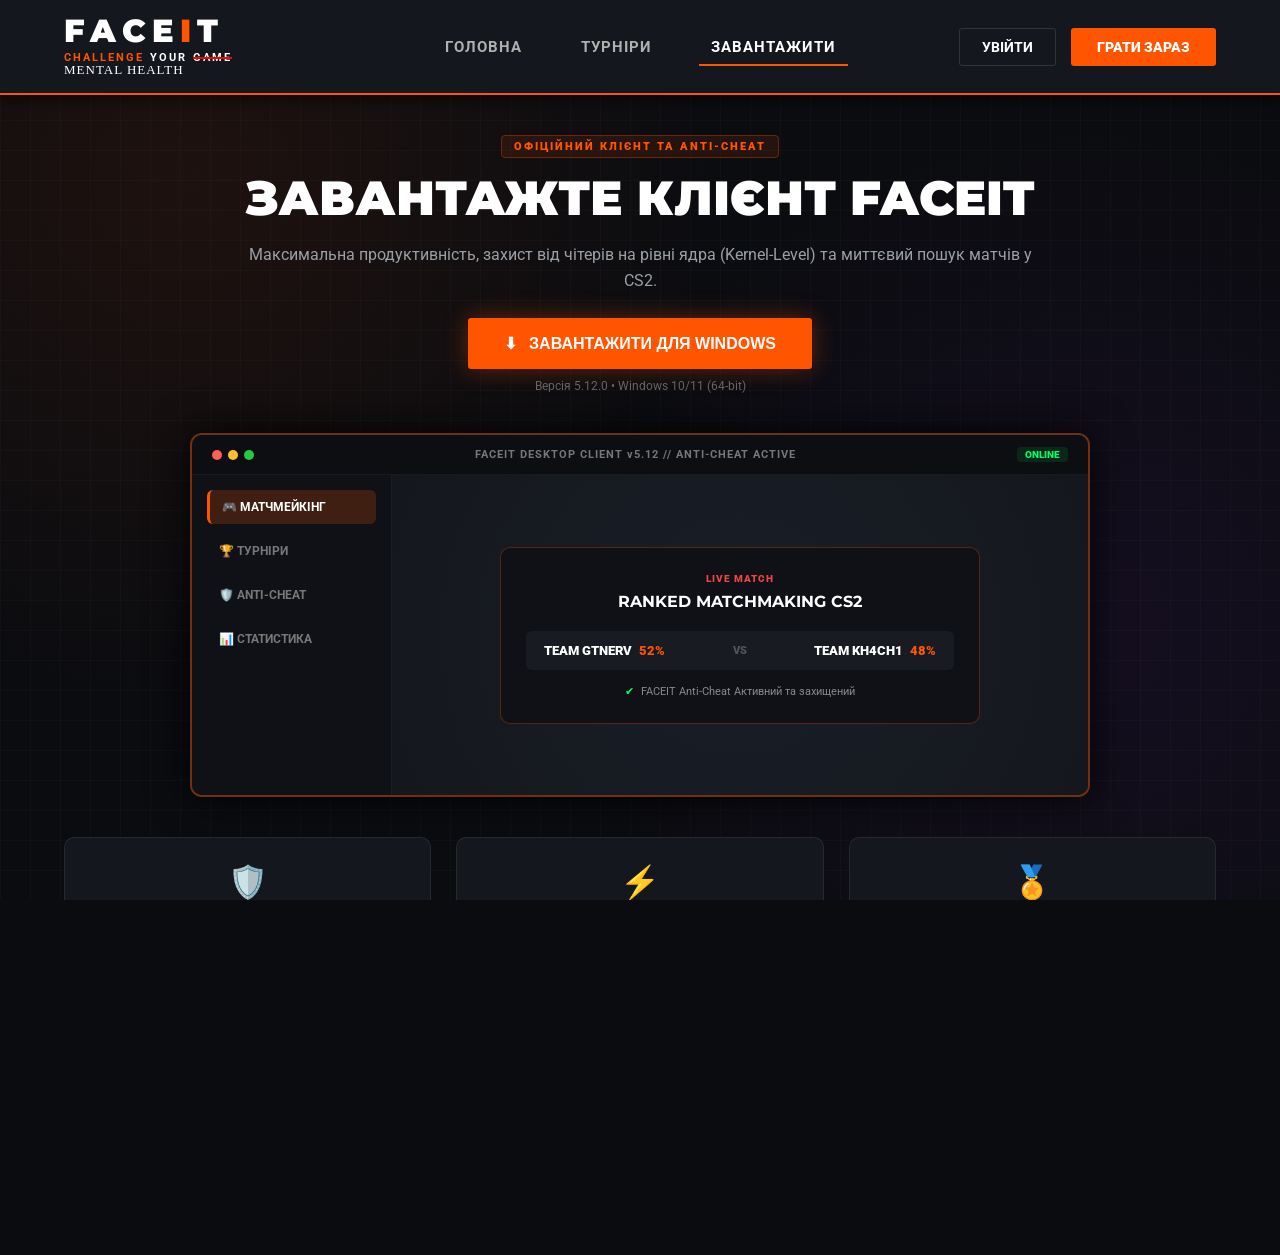
<file: download.html>
<!DOCTYPE html>
<html lang="uk">
<head>
    <meta charset="UTF-8">
    <meta name="viewport" content="width=device-width, initial-scale=1.0">
    <title>FACEIT - Завантажити клієнт</title>
    <link rel="stylesheet" href="style.css">
    <link rel="preconnect" href="https://fonts.googleapis.com">
    <link rel="preconnect" href="https://fonts.gstatic.com" crossorigin>
    <link href="https://fonts.googleapis.com/css2?family=Montserrat:wght@800;900&family=Permanent+Marker&family=Roboto:wght@500;700&display=swap" rel="stylesheet">
</head>
<body>

    <div class="page-wrapper">

        <!-- 1. Шапка сайту -->
        <header>
            <nav>
                <a href="index.html" class="logo-container">
                    <div class="logo-main">FACE<span class="accent">I</span>T</div>
                    <div class="logo-sub">
                        <span class="orange-text">CHALLENGE</span>
                        <span class="white-text">YOUR</span>
                        <span class="white-text strikethrough">GAME</span>
                    </div>
                    <div class="handwritten">MENTAL HEALTH</div>
                </a>

                <ul class="menu-center">
                    <li><a href="index.html">Головна</a></li>
                    <li><a href="tournaments.html">Турніри</a></li>
                    <li><a href="download.html" class="active">Завантажити</a></li>
                </ul>

                <div class="header-buttons" id="auth-buttons-container">
                    <a href="index.html" class="btn-login">Увійти</a>
                    <a href="index.html" class="btn-play">Грати зараз</a>
                </div>
            </nav>
        </header>

        <!-- 2. Головний контент завантаження -->
        <main class="download-page-container">
            
            <div class="download-hero-text">
                <span class="download-tag">ОФІЦІЙНИЙ КЛІЄНТ ТА ANTI-CHEAT</span>
                <h1>ЗАВАНТАЖТЕ <span class="highlight">КЛІЄНТ FACEIT</span></h1>
                <p>Максимальна продуктивність, захист від чітерів на рівні ядра (Kernel-Level) та миттєвий пошук матчів у CS2.</p>
                
                <div class="download-action-area">
                    <button class="btn-play hero-btn download-main-btn" onclick="alert('Завантаження клієнта розпочато!')">
                        <span class="btn-icon">⬇</span> ЗАВАНТАЖИТИ ДЛЯ WINDOWS
                    </button>
                    <span class="sys-version">Версія 5.12.0 • Windows 10/11 (64-bit)</span>
                </div>
            </div>

            <!-- Кібер-макет вікна застосунку -->
            <div class="app-mockup-wrapper">
                <div class="app-window-frame">
                    <div class="app-top-bar">
                        <div class="app-dots">
                            <span class="dot-red"></span>
                            <span class="dot-yellow"></span>
                            <span class="dot-green"></span>
                        </div>
                        <div class="app-title-bar">FACEIT DESKTOP CLIENT v5.12 // ANTI-CHEAT ACTIVE</div>
                        <div class="app-status-badge">ONLINE</div>
                    </div>

                    <div class="app-body-content">
                        <div class="app-sidebar">
                            <div class="app-side-item active">🎮 МАТЧМЕЙКІНГ</div>
                            <div class="app-side-item">🏆 ТУРНІРИ</div>
                            <div class="app-side-item">🛡️ ANTI-CHEAT</div>
                            <div class="app-side-item">📊 СТАТИСТИКА</div>
                        </div>

                        <div class="app-main-view">
                            <div class="app-match-card">
                                <div class="match-badge-live">LIVE MATCH</div>
                                <h3>RANKED MATCHMAKING CS2</h3>
                                <div class="match-teams-preview">
                                    <div class="m-team">TEAM GTNERV <span>52%</span></div>
                                    <div class="m-vs">VS</div>
                                    <div class="m-team">TEAM KH4CH1 <span>48%</span></div>
                                </div>
                                <div class="ac-protected-status">
                                    <span class="shield-green">✔</span> FACEIT Anti-Cheat Активний та захищений
                                </div>
                            </div>
                        </div>
                    </div>
                </div>
            </div>

            <!-- Специфікації та переваги -->
            <div class="features-grid">
                <div class="feature-card">
                    <div class="feature-icon">🛡️</div>
                    <h3>FACEIT Anti-Cheat</h3>
                    <p>Захист рівня драйвера для забезпечення 100% чесної гри у кожному матчі.</p>
                </div>
                <div class="feature-card">
                    <div class="feature-icon">⚡</div>
                    <h3>Низька затримка</h3>
                    <p>Оптимізований серверний підбір для мінімального піингу та стабільного FPS.</p>
                </div>
                <div class="feature-card">
                    <div class="feature-icon">🏅</div>
                    <h3>Рейтинг та ELO</h3>
                    <p>Відстежуйте прогрес ELO в реальному часі та отримуйте унікальні нагороди.</p>
                </div>
            </div>

        </main>

        <!-- 3. Карта сайту -->
        <section class="sitemap-section">
            <div class="sitemap-container">
                <div class="sitemap-col logo-col">
                    <div class="sitemap-logo">FACE<span>I</span>T</div>
                    <p class="sitemap-desc">Платформа №1 для змагального кіберспорту та розвитку гравців.</p>
                </div>
                <div class="sitemap-col">
                    <div class="sitemap-title">Навігація</div>
                    <ul>
                        <li><a href="index.html">Головна</a></li>
                        <li><a href="tournaments.html">Турніри</a></li>
                        <li><a href="download.html">Завантажити клієнт</a></li>
                        <li><a href="#">Лідерборди</a></li>
                    </ul>
                </div>
                <div class="sitemap-col">
                    <div class="sitemap-title">Ігри</div>
                    <ul>
                        <li><a href="#">Counter-Strike 2</a></li>
                        <li><a href="#">Dota 2</a></li>
                        <li><a href="#">Valorant</a></li>
                        <li><a href="#">League of Legends</a></li>
                    </ul>
                </div>
                <div class="sitemap-col">
                    <div class="sitemap-title">Підтримка</div>
                    <ul>
                        <li><a href="#">Anti-Cheat FAQ</a></li>
                        <li><a href="#">База знань</a></li>
                        <li><a href="#">Правила спільноти</a></li>
                        <li><a href="#">Служба підтримки</a></li>
                    </ul>
                </div>
                <div class="sitemap-col">
                    <div class="sitemap-title">Соцмережі</div>
                    <div class="social-links">
                        <a href="#" class="social-icon">Discord</a>
                        <a href="#" class="social-icon">Twitter / X</a>
                        <a href="#" class="social-icon">Twitch</a>
                    </div>
                </div>
            </div>
        </section>

        <!-- 4. Підніжжя -->
        <footer>
            <p>&copy; 2026 FACEIT Style Platform. Усі права захищено.</p>
        </footer>

    </div>

    <script>
        function checkAuthState() {
            if (localStorage.getItem('isLinked') === 'true') {
                const data = JSON.parse(localStorage.getItem('userProfile')) || { name: 'Kh4ch1', lvl: 17, avatar: 'images/imagesKh4ch1-avatar.png' };
                const container = document.getElementById('auth-buttons-container');
                if (container) {
                    container.innerHTML = `
                        <div class="user-logged-profile">
                            <img src="${data.avatar}" alt="${data.name}" class="user-header-avatar" onerror="this.src='https://via.placeholder.com/35/991b1b/ffffff?text=K'">
                            <div class="user-header-info">
                                <span class="user-header-name">${data.name}</span>
                                <span class="user-header-lvl">LVL ${data.lvl}</span>
                            </div>
                            <button class="btn-logout" onclick="unlinkUser()" title="Вийти">&times;</button>
                        </div>
                    `;
                }
            }
        }
        function unlinkUser() {
            localStorage.removeItem('isLinked');
            localStorage.removeItem('userProfile');
            location.reload();
        }
        window.addEventListener('DOMContentLoaded', checkAuthState);
    </script>

</body>
</html>
</file>
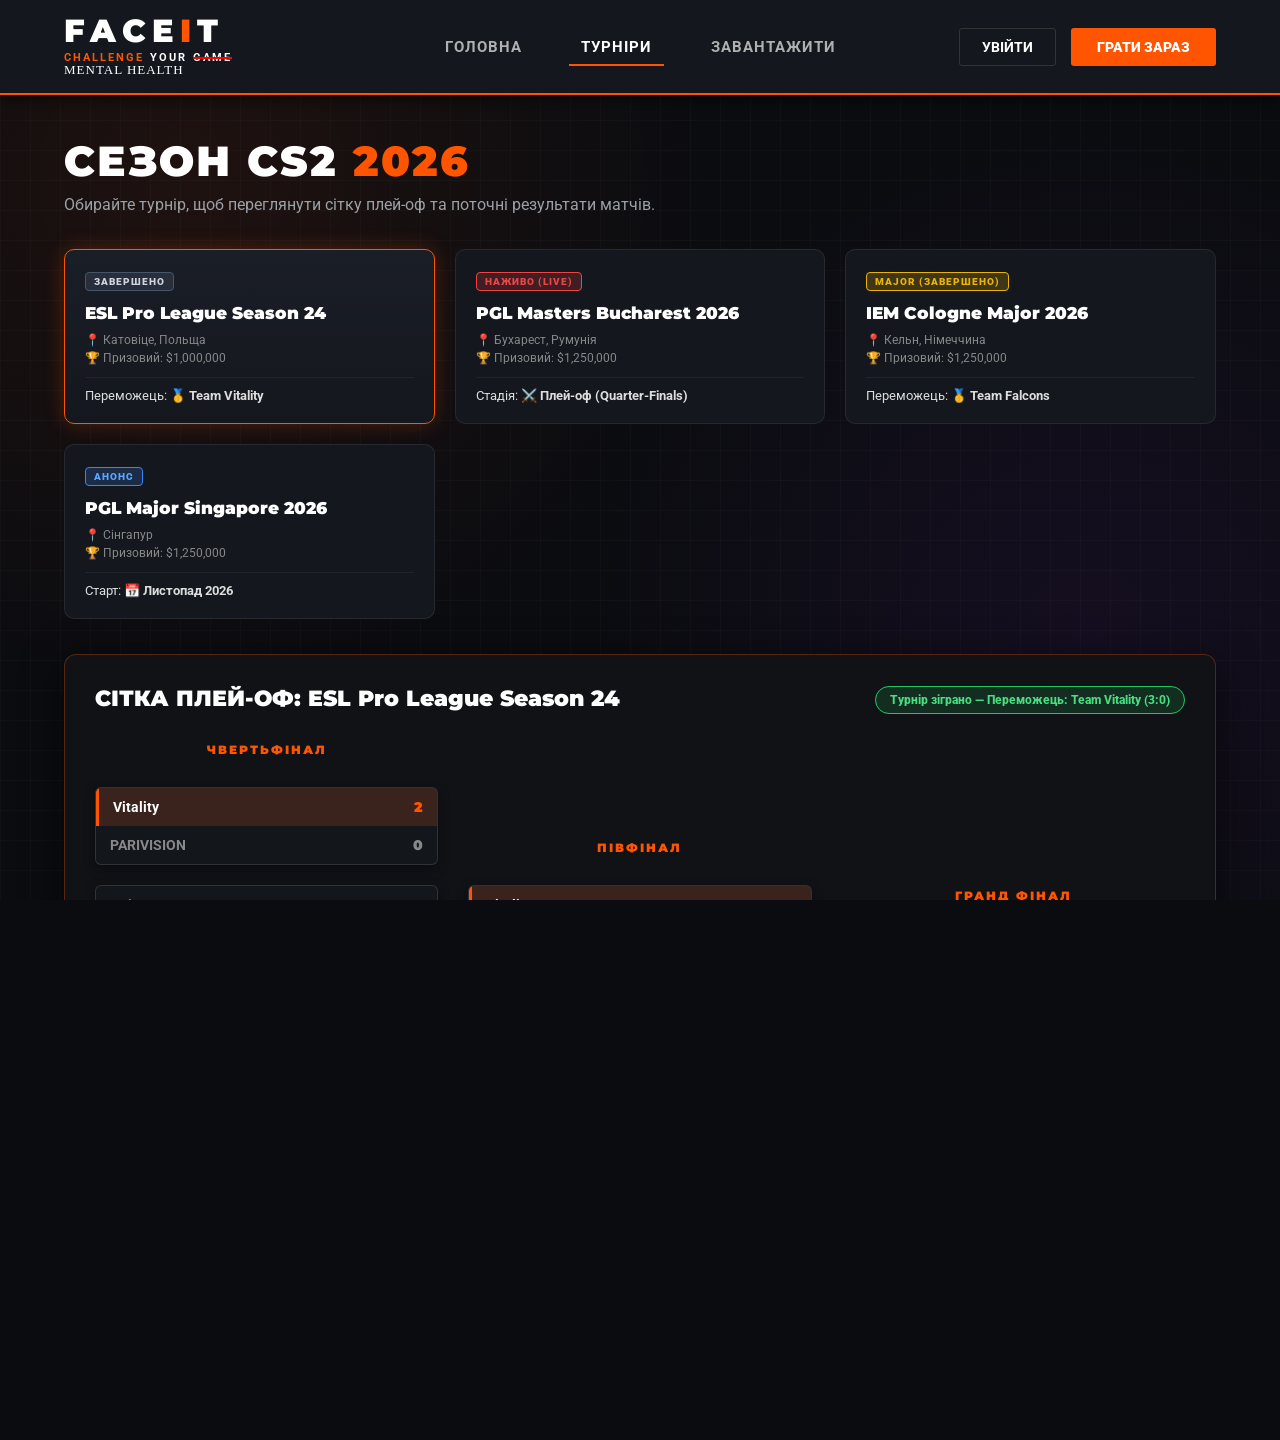
<file: tournaments.html>
<!DOCTYPE html>
<html lang="uk">
<head>
    <meta charset="UTF-8">
    <meta name="viewport" content="width=device-width, initial-scale=1.0">
    <title>FACEIT - CS2 Турніри 2026</title>
    <link rel="stylesheet" href="style.css">
    <link rel="preconnect" href="https://fonts.googleapis.com">
    <link rel="preconnect" href="https://fonts.gstatic.com" crossorigin>
    <link href="https://fonts.googleapis.com/css2?family=Montserrat:wght@800;900&family=Permanent+Marker&family=Roboto:wght@500;700&display=swap" rel="stylesheet">
</head>
<body>

    <div class="page-wrapper">

        <!-- 1. Шапка сайту -->
        <header>
            <nav>
                <a href="index.html" class="logo-container">
                    <div class="logo-main">FACE<span class="accent">I</span>T</div>
                    <div class="logo-sub">
                        <span class="orange-text">CHALLENGE</span>
                        <span class="white-text">YOUR</span>
                        <span class="white-text strikethrough">GAME</span>
                    </div>
                    <div class="handwritten">MENTAL HEALTH</div>
                </a>

                <ul class="menu-center">
                    <li><a href="index.html">Головна</a></li>
                    <li><a href="tournaments.html" class="active">Турніри</a></li>
                    <li><a href="download.html">Завантажити</a></li>
                </ul>

                <div class="header-buttons" id="auth-buttons-container">
                    <a href="index.html" class="btn-login">Увійти</a>
                    <a href="index.html" class="btn-play">Грати зараз</a>
                </div>
            </nav>
        </header>

        <!-- 2. Головний контент турнірів -->
        <main class="tournaments-container">
            
            <div class="tournaments-header">
                <h1>СЕЗОН CS2 <span class="highlight">2026</span></h1>
                <p>Обирайте турнір, щоб переглянути сітку плей-оф та поточні результати матчів.</p>
            </div>

            <!-- Список карт-турнірів -->
            <div class="tournaments-grid">
                <div class="tournament-card active-t" onclick="selectTournament('epl24', this)">
                    <div class="t-badge finished">ЗАВЕРШЕНО</div>
                    <div class="t-title">ESL Pro League Season 24</div>
                    <div class="t-info">
                        <span>📍 Катовіце, Польща</span>
                        <span>🏆 Призовий: $1,000,000</span>
                    </div>
                    <div class="t-winner">Переможець: 🥇 <strong>Team Vitality</strong></div>
                </div>

                <div class="tournament-card" onclick="selectTournament('bucharest', this)">
                    <div class="t-badge live">НАЖИВО (LIVE)</div>
                    <div class="t-title">PGL Masters Bucharest 2026</div>
                    <div class="t-info">
                        <span>📍 Бухарест, Румунія</span>
                        <span>🏆 Призовий: $1,250,000</span>
                    </div>
                    <div class="t-winner">Стадія: ⚔️ <strong>Плей-оф (Quarter-Finals)</strong></div>
                </div>

                <div class="tournament-card" onclick="selectTournament('cologne', this)">
                    <div class="t-badge major">MAJOR (ЗАВЕРШЕНО)</div>
                    <div class="t-title">IEM Cologne Major 2026</div>
                    <div class="t-info">
                        <span>📍 Кельн, Німеччина</span>
                        <span>🏆 Призовий: $1,250,000</span>
                    </div>
                    <div class="t-winner">Переможець: 🥇 <strong>Team Falcons</strong></div>
                </div>

                <div class="tournament-card" onclick="selectTournament('singapore', this)">
                    <div class="t-badge upcoming">АНОНС</div>
                    <div class="t-title">PGL Major Singapore 2026</div>
                    <div class="t-info">
                        <span>📍 Сінгапур</span>
                        <span>🏆 Призовий: $1,250,000</span>
                    </div>
                    <div class="t-winner">Старт: 📅 <strong>Листопад 2026</strong></div>
                </div>
            </div>

            <!-- 3. Динамічна сітка плей-оф -->
            <section class="bracket-section">
                <div class="bracket-header">
                    <h2 id="selected-t-title">СІТКА ПЛЕЙ-ОФ: ESL Pro League Season 24</h2>
                    <div class="status-indicator" id="selected-t-status">
                        <span class="status-tag finished">Турнір зіграно — Переможець: Team Vitality (3:0)</span>
                    </div>
                </div>

                <div class="bracket-view" id="bracket-display">
                    <div class="bracket-column">
                        <div class="column-title">ЧВЕРТЬФІНАЛ</div>
                        <div class="match-box"><div class="match-team winner">Vitality <span>2</span></div><div class="match-team">PARIVISION <span>0</span></div></div>
                        <div class="match-box"><div class="match-team">1win <span>0</span></div><div class="match-team winner">Aurora <span>2</span></div></div>
                        <div class="match-box"><div class="match-team">Falcons <span>0</span></div><div class="match-team winner">Spirit <span>2</span></div></div>
                        <div class="match-box"><div class="match-team">FURIA <span>0</span></div><div class="match-team winner">MOUZ <span>2</span></div></div>
                    </div>
                    <div class="bracket-column">
                        <div class="column-title">ПІВФІНАЛ</div>
                        <div class="match-box"><div class="match-team winner">Vitality <span>2</span></div><div class="match-team">Aurora <span>1</span></div></div>
                        <div class="match-box"><div class="match-team">Spirit <span>1</span></div><div class="match-team winner">MOUZ <span>2</span></div></div>
                    </div>
                    <div class="bracket-column final-column">
                        <div class="column-title">ГРАНД ФІНАЛ</div>
                        <div class="match-box grand-final-box">
                            <div class="match-team trophy-winner">🏆 Vitality <span>3</span></div>
                            <div class="match-team">MOUZ <span>0</span></div>
                        </div>
                    </div>
                </div>
            </section>

        </main>

        <!-- 4. Карта сайту -->
        <section class="sitemap-section">
            <div class="sitemap-container">
                <div class="sitemap-col logo-col">
                    <div class="sitemap-logo">FACE<span>I</span>T</div>
                    <p class="sitemap-desc">Платформа №1 для змагального кіберспорту та розвитку гравців.</p>
                </div>
                <div class="sitemap-col">
                    <div class="sitemap-title">Навігація</div>
                    <ul>
                        <li><a href="index.html">Головна</a></li>
                        <li><a href="tournaments.html">Турніри</a></li>
                        <li><a href="download.html">Завантажити клієнт</a></li>
                        <li><a href="#">Лідерборди</a></li>
                    </ul>
                </div>
                <div class="sitemap-col">
                    <div class="sitemap-title">Ігри</div>
                    <ul>
                        <li><a href="#">Counter-Strike 2</a></li>
                        <li><a href="#">Dota 2</a></li>
                        <li><a href="#">Valorant</a></li>
                        <li><a href="#">League of Legends</a></li>
                    </ul>
                </div>
                <div class="sitemap-col">
                    <div class="sitemap-title">Підтримка</div>
                    <ul>
                        <li><a href="#">Anti-Cheat FAQ</a></li>
                        <li><a href="#">База знань</a></li>
                        <li><a href="#">Правила спільноти</a></li>
                        <li><a href="#">Служба підтримки</a></li>
                    </ul>
                </div>
                <div class="sitemap-col">
                    <div class="sitemap-title">Соцмережі</div>
                    <div class="social-links">
                        <a href="#" class="social-icon">Discord</a>
                        <a href="#" class="social-icon">Twitter / X</a>
                        <a href="#" class="social-icon">Twitch</a>
                    </div>
                </div>
            </div>
        </section>

        <!-- 5. Підніжжя -->
        <footer>
            <p>&copy; 2026 FACEIT Style Platform. Усі права захищено.</p>
        </footer>

    </div>

    <script>
        const tournamentData = {
            epl24: {
                title: "СІТКА ПЛЕЙ-ОФ: ESL Pro League Season 24",
                statusHtml: '<span class="status-tag finished">Турнір зіграно — Переможець: Team Vitality (3:0)</span>',
                bracket: [
                    { stage: "ЧВЕРТЬФІНАЛ", matches: [{ t1: "Vitality", s1: "2", t2: "PARIVISION", s2: "0", w: 1 }, { t1: "1win", s1: "0", t2: "Aurora", s2: "2", w: 2 }, { t1: "Falcons", s1: "0", t2: "Spirit", s2: "2", w: 2 }, { t1: "FURIA", s1: "0", t2: "MOUZ", s2: "2", w: 2 }] },
                    { stage: "ПІВФІНАЛ", matches: [{ t1: "Vitality", s1: "2", t2: "Aurora", s2: "1", w: 1 }, { t1: "Spirit", s1: "1", t2: "MOUZ", s2: "2", w: 2 }] },
                    { stage: "ГРАНД ФІНАЛ", isFinal: true, matches: [{ t1: "🏆 Vitality", s1: "3", t2: "MOUZ", s2: "0", w: 1 }] }
                ]
            },
            bucharest: {
                title: "СІТКА ПЛЕЙ-ОФ: PGL Masters Bucharest 2026",
                statusHtml: '<span class="status-tag live">Турнір наживо — Поточна стадія плей-оф</span>',
                bracket: [
                    { stage: "ЧВЕРТЬФІНАЛ", matches: [{ t1: "NAVI", s1: "2", t2: "G2", s2: "1", w: 1 }, { t1: "FaZe", s1: "1", t2: "Vitality", s2: "2", w: 2 }, { t1: "Spirit", s1: "2", t2: "Heroic", s2: "0", w: 1 }, { t1: "MOUZ", s1: "TBD", t2: "Astralis", s2: "TBD", w: 0 }] },
                    { stage: "ПІВФІНАЛ (СЬОГОДНІ)", matches: [{ t1: "NAVI", s1: "-", t2: "Vitality", s2: "-", w: 0 }, { t1: "Spirit", s1: "-", t2: "ТБД (MOUZ/Astralis)", s2: "-", w: 0 }] },
                    { stage: "ГРАНД ФІНАЛ", isFinal: true, matches: [{ t1: "Очікується", s1: "0", t2: "Очікується", s2: "0", w: 0 }] }
                ]
            },
            cologne: {
                title: "СІТКА ПЛЕЙ-ОФ: IEM Cologne Major 2026",
                statusHtml: '<span class="status-tag finished">Major зіграно — Переможець: Team Falcons (3:0)</span>',
                bracket: [
                    { stage: "ЧВЕРТЬФІНАЛ", matches: [{ t1: "Falcons", s1: "2", t2: "G2", s2: "0", w: 1 }, { t1: "MOUZ", s1: "2", t2: "NAVI", s2: "1", w: 1 }, { t1: "FURIA", s1: "2", t2: "Astralis", s2: "1", w: 1 }, { t1: "Spirit", s1: "2", t2: "Vitality", s2: "0", w: 1 }] },
                    { stage: "ПІВФІНАЛ", matches: [{ t1: "Falcons", s1: "2", t2: "MOUZ", s2: "0", w: 1 }, { t1: "FURIA", s1: "2", t2: "Spirit", s2: "1", w: 1 }] },
                    { stage: "ГРАНД ФІНАЛ", isFinal: true, matches: [{ t1: "🏆 Falcons", s1: "3", t2: "FURIA", s2: "0", w: 1 }] }
                ]
            },
            singapore: {
                title: "СІТКА ПЛЕЙ-ОФ: PGL Major Singapore 2026",
                statusHtml: '<span class="status-tag upcoming">АНОНС — Сітка сформується після Swiss Stage</span>',
                bracket: [
                    { stage: "ЧВЕРТЬФІНАЛ", matches: [{ t1: "Seed #1", s1: "-", t2: "Seed #8", s2: "-", w: 0 }, { t1: "Seed #4", s1: "-", t2: "Seed #5", s2: "-", w: 0 }, { t1: "Seed #3", s1: "-", t2: "Seed #6", s2: "-", w: 0 }, { t1: "Seed #2", s1: "-", t2: "Seed #7", s2: "-", w: 0 }] },
                    { stage: "ПІВФІНАЛ", matches: [{ t1: "ТБД", s1: "-", t2: "ТБД", s2: "-", w: 0 }, { t1: "ТБД", s1: "-", t2: "ТБД", s2: "-", w: 0 }] },
                    { stage: "ГРАНД ФІНАЛ", isFinal: true, matches: [{ t1: "ТБД", s1: "-", t2: "ТБД", s2: "-", w: 0 }] }
                ]
            }
        };

        function selectTournament(key, cardElem) {
            document.querySelectorAll('.tournament-card').forEach(card => card.classList.remove('active-t'));
            if (cardElem) cardElem.classList.add('active-t');

            const data = tournamentData[key];
            document.getElementById('selected-t-title').innerText = data.title;
            document.getElementById('selected-t-status').innerHTML = data.statusHtml;

            const container = document.getElementById('bracket-display');
            container.innerHTML = '';

            data.bracket.forEach(col => {
                const colDiv = document.createElement('div');
                colDiv.className = 'bracket-column' + (col.isFinal ? ' final-column' : '');
                let matchesHtml = `<div class="column-title">${col.stage}</div>`;
                col.matches.forEach(m => {
                    const t1WinnerClass = m.w === 1 ? (col.isFinal ? 'trophy-winner' : 'winner') : '';
                    const t2WinnerClass = m.w === 2 ? (col.isFinal ? 'trophy-winner' : 'winner') : '';
                    matchesHtml += `
                        <div class="match-box ${col.isFinal ? 'grand-final-box' : ''}">
                            <div class="match-team ${t1WinnerClass}">${m.t1} <span>${m.s1}</span></div>
                            <div class="match-team ${t2WinnerClass}">${m.t2} <span>${m.s2}</span></div>
                        </div>
                    `;
                });
                colDiv.innerHTML = matchesHtml;
                container.appendChild(colDiv);
            });
        }

        function checkAuthState() {
            if (localStorage.getItem('isLinked') === 'true') {
                const data = JSON.parse(localStorage.getItem('userProfile')) || { name: 'Kh4ch1', lvl: 17, avatar: 'images/imagesKh4ch1-avatar.png' };
                const container = document.getElementById('auth-buttons-container');
                if (container) {
                    container.innerHTML = `
                        <div class="user-logged-profile">
                            <img src="${data.avatar}" alt="${data.name}" class="user-header-avatar" onerror="this.src='https://via.placeholder.com/35/991b1b/ffffff?text=K'">
                            <div class="user-header-info">
                                <span class="user-header-name">${data.name}</span>
                                <span class="user-header-lvl">LVL ${data.lvl}</span>
                            </div>
                            <button class="btn-logout" onclick="unlinkUser()" title="Вийти">&times;</button>
                        </div>
                    `;
                }
            }
        }
        function unlinkUser() {
            localStorage.removeItem('isLinked');
            localStorage.removeItem('userProfile');
            location.reload();
        }
        window.addEventListener('DOMContentLoaded', checkAuthState);
    </script>

</body>
</html>
</file>
<file: style.css>
* {
    margin: 0;
    padding: 0;
    box-sizing: border-box;
}

html, body {
    width: 100%;
    height: 100%;
    background-color: #0b0c10;
    background-image: 
        radial-gradient(circle at 15% 20%, rgba(255, 85, 0, 0.08) 0%, transparent 40%),
        radial-gradient(circle at 85% 70%, rgba(138, 43, 226, 0.08) 0%, transparent 40%),
        linear-gradient(rgba(255, 255, 255, 0.02) 1px, transparent 1px),
        linear-gradient(90deg, rgba(255, 255, 255, 0.02) 1px, transparent 1px);
    background-size: 100% 100%, 100% 100%, 30px 30px, 30px 30px;
    color: #ffffff;
    font-family: 'Roboto', sans-serif;
    overflow-x: hidden;
}

.page-wrapper {
    display: flex;
    flex-direction: column;
    min-height: 100vh;
    width: 100vw;
}

/* --- ШАПКА --- */
header {
    background-color: #14171d;
    border-bottom: 2px solid #ff5500;
    padding: 15px 5%;
    box-shadow: 0 4px 15px rgba(0, 0, 0, 0.6);
    width: 100%;
}

nav {
    display: flex;
    justify-content: space-between;
    align-items: center;
    width: 100%;
    max-width: 1800px;
    margin: 0 auto;
}

.logo-container {
    display: flex;
    flex-direction: column;
    text-decoration: none;
    flex: 1;
    align-items: flex-start;
}

.logo-main {
    font-family: 'Montserrat', sans-serif;
    font-size: 32px;
    font-weight: 900;
    color: #ffffff;
    letter-spacing: 6px;
    line-height: 1;
    text-transform: uppercase;
}

.logo-main .accent { color: #ff5500; }

.logo-sub {
    display: flex;
    align-items: center;
    gap: 6px;
    margin-top: 4px;
    font-size: 11px;
    font-weight: 700;
    letter-spacing: 2px;
}

.logo-sub .orange-text { color: #ff5500; }
.logo-sub .white-text { color: #ffffff; }

.strikethrough {
    text-decoration: line-through;
    text-decoration-color: #ff0000;
    text-decoration-thickness: 2px;
}

.handwritten {
    font-family: 'Permanent Marker', cursive;
    color: #ffffff;
    font-size: 13px;
    letter-spacing: 1px;
    margin-top: -2px;
}

nav ul.menu-center {
    display: flex;
    list-style: none;
    align-items: center;
    gap: 35px;
    justify-content: center;
}

nav ul.menu-center li a {
    text-decoration: none;
    color: #b0b0b0;
    font-size: 15px;
    font-weight: 700;
    text-transform: uppercase;
    letter-spacing: 1px;
    padding: 8px 12px;
    transition: all 0.2s ease;
}

nav ul.menu-center li a:hover,
nav ul.menu-center li a.active {
    color: #ffffff;
    border-bottom: 2px solid #ff5500;
}

.header-buttons {
    display: flex;
    align-items: center;
    gap: 15px;
    flex: 1;
    justify-content: flex-end;
}

.btn-login {
    background-color: transparent;
    color: #ffffff;
    border: 1px solid #333333;
    padding: 10px 22px;
    border-radius: 3px;
    font-weight: 700;
    text-transform: uppercase;
    font-size: 14px;
    cursor: pointer;
    text-decoration: none;
    display: inline-block;
    transition: all 0.2s ease;
}

.btn-login:hover {
    border-color: #ff5500;
    color: #ff5500;
}

.btn-play {
    background-color: #ff5500;
    color: #ffffff;
    padding: 11px 26px;
    border-radius: 3px;
    font-weight: 900;
    border: none;
    cursor: pointer;
    text-transform: uppercase;
    font-size: 14px;
    text-decoration: none;
    display: inline-block;
    transition: background-color 0.2s, transform 0.1s;
}

.btn-play:hover {
    background-color: #e04b00;
    transform: translateY(-1px);
}

.user-logged-profile {
    display: flex;
    align-items: center;
    gap: 12px;
    background: rgba(255, 85, 0, 0.1);
    border: 1px solid #ff5500;
    padding: 6px 14px;
    border-radius: 6px;
}

.user-header-avatar {
    width: 36px;
    height: 36px;
    border-radius: 4px;
    border: 1px solid #ff5500;
    object-fit: cover;
}

.user-header-info {
    display: flex;
    flex-direction: column;
}

.user-header-name {
    font-family: 'Montserrat', sans-serif;
    font-size: 13px;
    font-weight: 900;
}

.user-header-lvl {
    font-size: 10px;
    color: #ff5500;
    font-weight: 800;
}

.btn-logout {
    background: transparent;
    border: none;
    color: #888;
    font-size: 18px;
    cursor: pointer;
    padding: 0 4px;
}

.btn-logout:hover {
    color: #ef4444;
}

/* --- HERO SECTION (INDEX.HTML) --- */
.hero-container {
    flex: 1;
    display: flex;
    align-items: center;
    justify-content: center;
    width: 100%;
    padding: 40px 5%;
}

.hero-section {
    width: 100%;
    max-width: 1800px;
    display: flex;
    align-items: center;
    justify-content: space-between;
    gap: 60px;
}

.hero-content {
    flex: 1;
    max-width: 650px;
}

.hero-title {
    font-family: 'Montserrat', sans-serif;
    font-size: 64px;
    font-weight: 900;
    line-height: 1.1;
    letter-spacing: 2px;
    margin-bottom: 24px;
}

.hero-title .highlight { color: #ff5500; }

.hero-description {
    color: #a0a0a0;
    font-size: 18px;
    line-height: 1.6;
    margin-bottom: 35px;
}

.hero-actions {
    display: flex;
    align-items: center;
    gap: 30px;
}

.hero-btn {
    display: inline-flex;
    align-items: center;
    gap: 12px;
    padding: 16px 36px;
    font-size: 16px;
}

.online-status {
    display: flex;
    align-items: center;
    gap: 10px;
    font-size: 15px;
    color: #888;
}

.online-status .dot {
    width: 12px;
    height: 12px;
    background-color: #00ff66;
    border-radius: 50%;
    box-shadow: 0 0 10px #00ff66;
}

.online-status .online-count {
    color: #ffffff;
    font-weight: 700;
}

/* --- КАРТКИ ГРАВЦІВ --- */
.players-cards {
    display: flex;
    align-items: center;
    gap: 25px;
}

.player-card {
    width: 240px;
    height: 360px;
    border-radius: 12px;
    padding: 25px 20px;
    display: flex;
    flex-direction: column;
    align-items: center;
    justify-content: center;
    text-align: center;
    position: relative;
    overflow: hidden;
    border: 1px solid rgba(255, 255, 255, 0.1);
    box-shadow: 0 10px 30px rgba(0,0,0,0.8);
    transition: transform 0.3s ease, border-color 0.3s ease, box-shadow 0.3s ease;
}

.card-banner-bg {
    position: absolute;
    inset: 0;
    z-index: 0;
    background-size: cover;
    background-position: center;
}

.card-bg-overlay {
    position: absolute;
    inset: 0;
    background: linear-gradient(180deg, rgba(10, 10, 15, 0.2) 0%, rgba(10, 10, 15, 0.92) 75%);
    z-index: 1;
}

.player-card > *:not(.card-banner-bg):not(.card-bg-overlay):not(.lightning-effect) {
    position: relative;
    z-index: 2;
}

.player-card:hover, .player-card.active-card {
    transform: translateY(-8px);
    border-color: #ff5500;
    box-shadow: 0 15px 35px rgba(255, 85, 0, 0.3);
}

.card-gtnerv { border-color: #2a2d34; }
.card-gtnerv .card-banner-bg { background: radial-gradient(circle at 50% 20%, #2c2d35 0%, #0d0e12 100%); }

.card-pr3tty {
    border-color: #8a2be2;
    height: 390px;
    box-shadow: 0 0 25px rgba(138, 43, 226, 0.35);
}
.card-pr3tty .card-banner-bg { background: radial-gradient(circle at 50% 0%, #3b0764 0%, #0f172a 100%); }

.card-pr3tty .lightning-effect {
    position: absolute;
    inset: 0;
    z-index: 1;
    background: 
        radial-gradient(ellipse at 50% 20%, rgba(0, 240, 255, 0.25), transparent 60%),
        repeating-linear-gradient(45deg, rgba(138, 43, 226, 0.05) 0px, rgba(138, 43, 226, 0.05) 2px, transparent 2px, transparent 8px);
    pointer-events: none;
}

.card-pr3tty .neon-frame {
    border-color: #00f0ff !important;
    box-shadow: 0 0 15px #00f0ff, inset 0 0 8px #00f0ff;
}

.card-kh4ch1 { border-color: #ef4444; }
.card-kh4ch1 .card-banner-bg {
    background: 
        linear-gradient(180deg, rgba(180, 83, 9, 0.25) 0%, #030712 100%),
        repeating-linear-gradient(0deg, rgba(234, 179, 8, 0.05) 0px, rgba(234, 179, 8, 0.05) 1px, transparent 1px, transparent 20px),
        repeating-linear-gradient(90deg, rgba(234, 179, 8, 0.05) 0px, rgba(234, 179, 8, 0.05) 1px, transparent 1px, transparent 20px);
}

.card-kh4ch1 .red-glitch-frame {
    border-color: #ef4444 !important;
    box-shadow: 0 0 15px rgba(239, 68, 68, 0.6);
}

.platform-logo {
    position: absolute;
    top: 15px;
    right: 15px;
    padding: 4px 10px;
    border-radius: 4px;
    background: rgba(0, 0, 0, 0.7);
    border: 1px solid rgba(255, 255, 255, 0.15);
    font-size: 11px;
    font-weight: 800;
    font-family: 'Montserrat', sans-serif;
}

.card-avatar {
    width: 100px;
    height: 100px;
    border-radius: 8px;
    overflow: hidden;
    border: 2px solid #555;
    margin-bottom: 18px;
}

.card-avatar img {
    width: 100%;
    height: 100%;
    object-fit: cover;
}

.player-name {
    font-family: 'Montserrat', sans-serif;
    font-size: 18px;
    font-weight: 900;
    margin-bottom: 4px;
}

.player-badge-title {
    font-size: 12px;
    color: #c084fc;
    font-weight: 700;
    margin-bottom: 4px;
}

.player-badge-title.mono-text { color: #8a8a9e; font-family: monospace; font-size: 10px; }
.player-badge-title.gold-text { color: #eab308; }

.player-status { font-size: 11px; color: #888; }
.player-status.highlight-status { color: #00ff66; font-weight: 800; }

/* --- ГЕОЛОКАЦІЯ FACEIT --- */
.map-section {
    width: 100%;
    padding: 40px 5%;
    background: linear-gradient(180deg, transparent 0%, #0d0e12 100%);
    display: flex;
    justify-content: center;
}

.map-container { width: 100%; max-width: 1200px; }
.map-header { text-align: center; margin-bottom: 25px; }

.map-badge {
    color: #ff5500;
    font-size: 12px;
    font-weight: 800;
    letter-spacing: 2px;
    background: rgba(255, 85, 0, 0.1);
    padding: 4px 12px;
    border-radius: 4px;
    border: 1px solid rgba(255, 85, 0, 0.3);
}

.map-header h2 {
    font-family: 'Montserrat', sans-serif;
    font-size: 28px;
    font-weight: 900;
    margin-top: 10px;
    letter-spacing: 1px;
}

.map-card-wrapper {
    position: relative;
    border-radius: 12px;
    overflow: hidden;
    border: 2px solid rgba(255, 85, 0, 0.4);
    box-shadow: 0 0 30px rgba(255, 85, 0, 0.15);
    background: #14171d;
}

.map-display-embed {
    position: relative;
    height: 400px;
    width: 100%;
    display: flex;
    flex-direction: column;
    justify-content: flex-end;
}

.google-map-iframe {
    position: absolute;
    top: 0;
    left: 0;
    width: 100%;
    height: 100%;
    filter: invert(90%) hue-rotate(180deg) contrast(1.2);
    pointer-events: auto;
}

.map-location-info {
    position: relative;
    z-index: 2;
    margin: 20px;
    padding: 15px 25px;
    background: rgba(20, 23, 29, 0.9);
    backdrop-filter: blur(10px);
    border-radius: 8px;
    border: 1px solid rgba(255, 255, 255, 0.1);
    display: flex;
    justify-content: space-between;
    align-items: center;
}

.location-details { display: flex; flex-direction: column; gap: 4px; }
.location-city { font-family: 'Montserrat', sans-serif; font-size: 16px; font-weight: 900; color: #ff5500; }
.location-address { font-size: 13px; color: #b0b0b0; }
.map-btn { font-size: 13px; padding: 12px 22px; }

/* --- МОДАЛЬНІ ВІКНА --- */
.modal-overlay {
    position: fixed;
    inset: 0;
    background: rgba(0, 0, 0, 0.85);
    backdrop-filter: blur(8px);
    z-index: 1000;
    display: flex;
    align-items: center;
    justify-content: center;
    opacity: 0;
    pointer-events: none;
    transition: opacity 0.3s ease;
}

.modal-overlay.active {
    opacity: 1;
    pointer-events: auto;
}

.modal-window {
    background: #14171d;
    border: 2px solid #ff5500;
    border-radius: 12px;
    width: 100%;
    max-width: 460px;
    padding: 35px 30px;
    text-align: center;
    position: relative;
    box-shadow: 0 0 40px rgba(255, 85, 0, 0.3);
}

.modal-close {
    position: absolute;
    top: 15px;
    right: 20px;
    background: transparent;
    border: none;
    color: #888;
    font-size: 24px;
    cursor: pointer;
    transition: color 0.2s;
}

.modal-close:hover { color: #ffffff; }

.modal-header-logo {
    display: flex;
    align-items: center;
    justify-content: center;
    gap: 10px;
    font-family: 'Montserrat', sans-serif;
    font-size: 20px;
    font-weight: 900;
    margin-bottom: 18px;
}

.modal-faceit span { color: #ff5500; }
.modal-divider { color: #555; }
.modal-steam { color: #66c0f4; }

.modal-window h2 {
    font-family: 'Montserrat', sans-serif;
    font-size: 18px;
    font-weight: 900;
    margin-bottom: 6px;
}

.modal-subtitle {
    font-size: 12px;
    color: #9aa0a6;
    line-height: 1.5;
    margin-bottom: 20px;
}

/* --- МОДАЛЬНЕ ВІКНО З QR-КОДОМ --- */
.custom-steam-modal {
    max-width: 440px !important;
    padding: 30px 25px !important;
    background: #12151c !important;
    border: 2px solid #ff5500 !important;
    box-shadow: 0 0 35px rgba(255, 85, 0, 0.35) !important;
}

.qr-code-section {
    display: flex;
    flex-direction: column;
    align-items: center;
    margin: 10px 0 20px 0;
}

.qr-code-box {
    position: relative;
    width: 150px;
    height: 150px;
    padding: 8px;
    background: #ffffff;
    border-radius: 10px;
    border: 2px solid #ff5500;
    box-shadow: 0 0 20px rgba(255, 85, 0, 0.25);
    overflow: hidden;
}

.qr-code-box img {
    width: 100%;
    height: 100%;
    object-fit: contain;
}

.qr-laser-scanner {
    position: absolute;
    top: 0;
    left: 0;
    width: 100%;
    height: 2px;
    background: #ff5500;
    box-shadow: 0 0 8px #ff5500, 0 0 15px #ff5500;
    animation: qrScanAnim 2.2s infinite ease-in-out;
    z-index: 3;
}

@keyframes qrScanAnim {
    0% { top: 0%; }
    50% { top: 96%; }
    100% { top: 0%; }
}

.qr-hint {
    font-size: 11px;
    color: #8a8f99;
    margin-top: 8px;
    font-weight: 500;
}

.steam-input-group {
    display: flex;
    flex-direction: column;
    gap: 10px;
    width: 100%;
}

.input-with-icon {
    position: relative;
    width: 100%;
}

.input-icon {
    position: absolute;
    left: 14px;
    top: 50%;
    transform: translateY(-50%);
    font-size: 14px;
    opacity: 0.7;
}

.steam-input-field {
    width: 100%;
    padding: 12px 14px 12px 40px !important;
    background: #0b0d12 !important;
    border: 1px solid rgba(255, 255, 255, 0.15) !important;
    border-radius: 6px !important;
    color: #ffffff !important;
    font-family: monospace;
    font-size: 13px !important;
    letter-spacing: 0.5px;
    transition: all 0.2s ease;
}

.steam-input-field:focus {
    border-color: #ff5500 !important;
    box-shadow: 0 0 10px rgba(255, 85, 0, 0.3);
    outline: none;
}

.steam-submit-btn {
    width: 100%;
    padding: 12px !important;
    font-weight: 900 !important;
    letter-spacing: 1px;
}

.steam-quick-presets {
    margin-top: 20px;
    padding-top: 15px;
    border-top: 1px solid rgba(255, 255, 255, 0.08);
    text-align: left;
}

.preset-label {
    font-size: 11px;
    color: #777;
    font-weight: 700;
    text-transform: uppercase;
    letter-spacing: 0.5px;
}

.preset-buttons {
    display: flex;
    gap: 10px;
    margin-top: 10px;
}

.preset-badge {
    display: flex;
    align-items: center;
    gap: 6px;
    background: #181c26;
    border: 1px solid rgba(255, 255, 255, 0.12);
    color: #b0b5c0;
    padding: 7px 14px;
    border-radius: 6px;
    font-size: 12px;
    font-weight: 700;
    cursor: pointer;
    transition: all 0.2s ease;
}

.preset-badge:hover, .preset-badge.active {
    background: rgba(255, 85, 0, 0.15);
    border-color: #ff5500;
    color: #ffffff;
}

.badge-dot {
    width: 6px;
    height: 6px;
    background-color: #00ff66;
    border-radius: 50%;
    box-shadow: 0 0 6px #00ff66;
}

/* --- МІНІ-ПРОФІЛЬ CS2 --- */
.profile-modal-window {
    max-width: 480px;
    border-color: #ef4444;
    box-shadow: 0 0 40px rgba(239, 68, 68, 0.3);
}

.profile-header-banner {
    display: flex;
    align-items: center;
    gap: 20px;
    text-align: left;
    margin-bottom: 25px;
    padding-bottom: 15px;
    border-bottom: 1px solid rgba(255, 255, 255, 0.08);
}

.profile-avatar-large {
    width: 80px;
    height: 80px;
    border-radius: 12px;
    overflow: hidden;
    border: 2px solid #ef4444;
    box-shadow: 0 0 15px rgba(239, 68, 68, 0.5);
}

.profile-avatar-large img {
    width: 100%;
    height: 100%;
    object-fit: cover;
}

.profile-name-group h2 {
    font-family: 'Montserrat', sans-serif;
    font-size: 24px;
    font-weight: 900;
    margin-bottom: 4px;
}

.profile-title-badge {
    font-size: 12px;
    font-weight: 700;
}

.profile-stats-grid {
    display: grid;
    grid-template-columns: repeat(2, 1fr);
    gap: 12px;
    margin-bottom: 20px;
}

.stat-card {
    background: #0d0e12;
    border: 1px solid rgba(255, 255, 255, 0.08);
    padding: 12px;
    border-radius: 8px;
    display: flex;
    flex-direction: column;
    align-items: center;
}

.stat-label {
    font-size: 10px;
    color: #777;
    font-weight: 800;
    letter-spacing: 1px;
    margin-bottom: 4px;
}

.stat-value {
    font-family: 'Montserrat', sans-serif;
    font-size: 20px;
    font-weight: 900;
}

.highlight-lvl { color: #ff5500; }
.green-text { color: #00ff66; }

.profile-cs2-details {
    background: #0d0e12;
    border-radius: 8px;
    padding: 15px;
    display: flex;
    flex-direction: column;
    gap: 8px;
    margin-bottom: 20px;
    text-align: left;
    font-size: 13px;
}

.detail-row {
    display: flex;
    justify-content: space-between;
    color: #aaa;
}

.detail-row strong { color: #fff; }
.profile-close-btn { width: 100%; margin-top: 5px; }

/* --- СТИЛІ СТОРІНКИ ЗАВАНТАЖЕННЯ (DOWNLOAD.HTML) --- */
.download-page-container {
    flex: 1;
    width: 100%;
    max-width: 1400px;
    margin: 0 auto;
    padding: 40px 5%;
    display: flex;
    flex-direction: column;
    align-items: center;
    gap: 40px;
}

.download-hero-text {
    text-align: center;
    max-width: 800px;
}

.download-tag {
    color: #ff5500;
    font-size: 11px;
    font-weight: 900;
    letter-spacing: 2px;
    background: rgba(255, 85, 0, 0.1);
    padding: 4px 12px;
    border-radius: 4px;
    border: 1px solid rgba(255, 85, 0, 0.3);
}

.download-hero-text h1 {
    font-family: 'Montserrat', sans-serif;
    font-size: 48px;
    font-weight: 900;
    margin: 15px 0;
}

.download-hero-text p {
    color: #9aa0a6;
    font-size: 16px;
    line-height: 1.6;
    margin-bottom: 25px;
}

.download-action-area {
    display: flex;
    flex-direction: column;
    align-items: center;
    gap: 10px;
}

.download-main-btn {
    font-size: 16px;
    padding: 16px 36px;
    box-shadow: 0 0 25px rgba(255, 85, 0, 0.35);
}

.sys-version {
    font-size: 12px;
    color: #666;
}

.app-mockup-wrapper {
    width: 100%;
    max-width: 900px;
    border-radius: 12px;
    overflow: hidden;
    border: 2px solid rgba(255, 85, 0, 0.4);
    box-shadow: 0 0 40px rgba(0, 0, 0, 0.9);
    background: #14171d;
}

.app-window-frame {
    display: flex;
    flex-direction: column;
}

.app-top-bar {
    background: #0d0e12;
    padding: 12px 20px;
    display: flex;
    align-items: center;
    justify-content: space-between;
    border-bottom: 1px solid rgba(255, 255, 255, 0.05);
}

.app-dots { display: flex; gap: 6px; }
.app-dots span { width: 100%; height: 10px; border-radius: 50%; width: 10px; }
.dot-red { background: #ff5f56; }
.dot-yellow { background: #ffbd2e; }
.dot-green { background: #27c93f; }

.app-title-bar {
    font-size: 11px;
    color: #777;
    font-weight: 700;
    letter-spacing: 1px;
}

.app-status-badge {
    font-size: 10px;
    color: #00ff66;
    font-weight: 900;
    background: rgba(0, 255, 102, 0.1);
    padding: 2px 8px;
    border-radius: 4px;
}

.app-body-content {
    display: flex;
    height: 320px;
}

.app-sidebar {
    width: 200px;
    background: #0f1117;
    border-right: 1px solid rgba(255, 255, 255, 0.05);
    padding: 15px;
    display: flex;
    flex-direction: column;
    gap: 10px;
}

.app-side-item {
    font-size: 12px;
    font-weight: 700;
    color: #777;
    padding: 10px 12px;
    border-radius: 6px;
}

.app-side-item.active {
    color: #fff;
    background: rgba(255, 85, 0, 0.2);
    border-left: 3px solid #ff5500;
}

.app-main-view {
    flex: 1;
    padding: 25px;
    display: flex;
    align-items: center;
    justify-content: center;
    background: radial-gradient(circle at center, #1a1e27 0%, #14171d 100%);
}

.app-match-card {
    background: #0f1117;
    border: 1px solid rgba(255, 85, 0, 0.3);
    border-radius: 10px;
    padding: 25px;
    width: 100%;
    max-width: 480px;
    text-align: center;
}

.match-badge-live {
    font-size: 10px;
    color: #ef4444;
    font-weight: 900;
    letter-spacing: 1px;
    margin-bottom: 8px;
}

.app-match-card h3 {
    font-family: 'Montserrat', sans-serif;
    font-size: 16px;
    margin-bottom: 20px;
}

.match-teams-preview {
    display: flex;
    justify-content: space-between;
    align-items: center;
    background: #181b22;
    padding: 12px 18px;
    border-radius: 6px;
    font-weight: 900;
    font-size: 13px;
    margin-bottom: 15px;
}

.m-team span { color: #ff5500; margin-left: 4px; }
.m-vs { color: #555; font-size: 11px; }

.ac-protected-status {
    font-size: 11px;
    color: #888;
}

.shield-green { color: #00ff66; margin-right: 4px; }

.features-grid {
    display: grid;
    grid-template-columns: repeat(3, 1fr);
    gap: 25px;
    width: 100%;
}

.feature-card {
    background: #14171d;
    border: 1px solid rgba(255, 255, 255, 0.08);
    border-radius: 10px;
    padding: 25px;
    text-align: center;
}

.feature-icon {
    font-size: 32px;
    margin-bottom: 12px;
}

.feature-card h3 {
    font-family: 'Montserrat', sans-serif;
    font-size: 16px;
    margin-bottom: 8px;
}

.feature-card p {
    font-size: 13px;
    color: #888;
    line-height: 1.5;
}

/* --- СТИЛІ СТОРІНКИ ТУРНІРІВ (TOURNAMENTS.HTML) --- */
.tournaments-container {
    flex: 1;
    width: 100%;
    max-width: 1600px;
    margin: 0 auto;
    padding: 40px 5%;
    display: flex;
    flex-direction: column;
    gap: 35px;
}

.tournaments-header h1 {
    font-family: 'Montserrat', sans-serif;
    font-size: 42px;
    font-weight: 900;
    margin-bottom: 8px;
    letter-spacing: 2px;
}

.tournaments-header h1 .highlight { color: #ff5500; }
.tournaments-header p { color: #9aa0a6; font-size: 16px; }

.tournaments-grid {
    display: grid;
    grid-template-columns: repeat(auto-fit, minmax(280px, 1fr));
    gap: 20px;
}

.tournament-card {
    background: #14171d;
    border: 1px solid rgba(255, 255, 255, 0.08);
    border-radius: 10px;
    padding: 20px;
    cursor: pointer;
    position: relative;
    transition: all 0.25s ease;
}

.tournament-card:hover {
    transform: translateY(-4px);
    border-color: rgba(255, 85, 0, 0.5);
}

.tournament-card.active-t {
    border-color: #ff5500;
    box-shadow: 0 0 20px rgba(255, 85, 0, 0.25);
    background: linear-gradient(180deg, #1a1e27 0%, #14171d 100%);
}

.t-badge {
    display: inline-block;
    font-size: 10px;
    font-weight: 900;
    padding: 3px 8px;
    border-radius: 4px;
    margin-bottom: 12px;
    letter-spacing: 1px;
}

.t-badge.finished { background: rgba(100, 116, 139, 0.2); color: #cbd5e1; border: 1px solid #475569; }
.t-badge.live { background: rgba(239, 68, 68, 0.2); color: #ef4444; border: 1px solid #ef4444; }
.t-badge.major { background: rgba(234, 179, 8, 0.2); color: #eab308; border: 1px solid #eab308; }
.t-badge.upcoming { background: rgba(59, 130, 246, 0.2); color: #60a5fa; border: 1px solid #3b82f6; }

.t-title {
    font-family: 'Montserrat', sans-serif;
    font-size: 17px;
    font-weight: 900;
    margin-bottom: 10px;
}

.t-info {
    display: flex;
    flex-direction: column;
    gap: 4px;
    font-size: 12px;
    color: #888;
    margin-bottom: 12px;
}

.t-winner {
    font-size: 13px;
    padding-top: 10px;
    border-top: 1px solid rgba(255, 255, 255, 0.05);
    color: #ddd;
}

.bracket-section {
    background: #101216;
    border: 1px solid rgba(255, 85, 0, 0.3);
    border-radius: 12px;
    padding: 30px;
    box-shadow: 0 10px 40px rgba(0,0,0,0.6);
}

.bracket-header {
    display: flex;
    justify-content: space-between;
    align-items: center;
    margin-bottom: 30px;
    flex-wrap: wrap;
    gap: 15px;
}

.bracket-header h2 {
    font-family: 'Montserrat', sans-serif;
    font-size: 22px;
    font-weight: 900;
    color: #ffffff;
}

.status-tag {
    font-size: 12px;
    font-weight: 800;
    padding: 6px 14px;
    border-radius: 20px;
}

.status-tag.finished { background: rgba(34, 197, 94, 0.15); color: #4ade80; border: 1px solid #22c55e; }
.status-tag.live { background: rgba(239, 68, 68, 0.15); color: #f87171; border: 1px solid #ef4444; }
.status-tag.upcoming { background: rgba(148, 163, 184, 0.15); color: #cbd5e1; border: 1px solid #64748b; }

.bracket-view {
    display: grid;
    grid-template-columns: repeat(3, 1fr);
    gap: 30px;
    align-items: center;
}

.bracket-column {
    display: flex;
    flex-direction: column;
    gap: 20px;
}

.column-title {
    font-family: 'Montserrat', sans-serif;
    font-size: 12px;
    font-weight: 900;
    letter-spacing: 2px;
    color: #ff5500;
    text-align: center;
    margin-bottom: 10px;
}

.match-box {
    background: #181b22;
    border: 1px solid rgba(255, 255, 255, 0.1);
    border-radius: 6px;
    overflow: hidden;
    box-shadow: 0 4px 12px rgba(0,0,0,0.4);
}

.match-team {
    display: flex;
    justify-content: space-between;
    align-items: center;
    padding: 10px 14px;
    font-size: 14px;
    font-weight: 700;
    color: #888;
    background: rgba(0, 0, 0, 0.2);
}

.match-team span { font-family: 'Montserrat', sans-serif; font-weight: 900; }

.match-team.winner {
    color: #ffffff;
    background: rgba(255, 85, 0, 0.15);
    border-left: 3px solid #ff5500;
}

.match-team.winner span { color: #ff5500; }

.match-team.trophy-winner {
    color: #eab308;
    background: rgba(234, 179, 8, 0.15);
    border-left: 3px solid #eab308;
    font-weight: 900;
}

.match-team.trophy-winner span { color: #eab308; }
.grand-final-box { border: 2px solid #eab308; box-shadow: 0 0 20px rgba(234, 179, 8, 0.2); }

/* --- SITEMAP & FOOTER --- */
.sitemap-section {
    width: 100%;
    background: #0d0e12;
    border-top: 1px solid rgba(255, 85, 0, 0.2);
    padding: 25px 5%;
    margin-top: auto;
}

.sitemap-container {
    max-width: 1800px;
    margin: 0 auto;
    display: grid;
    grid-template-columns: 1.5fr repeat(4, 1fr);
    gap: 30px;
}

.sitemap-col .sitemap-logo {
    font-family: 'Montserrat', sans-serif;
    font-size: 20px;
    font-weight: 900;
    color: #ffffff;
    letter-spacing: 4px;
    margin-bottom: 8px;
}

.sitemap-col .sitemap-logo span { color: #ff5500; }

.sitemap-desc {
    font-size: 12px;
    color: #6c757d;
    line-height: 1.5;
    max-width: 250px;
}

.sitemap-title {
    font-family: 'Montserrat', sans-serif;
    font-size: 12px;
    font-weight: 800;
    text-transform: uppercase;
    color: #ff5500;
    letter-spacing: 1.5px;
    margin-bottom: 12px;
}

.sitemap-col ul {
    list-style: none;
    display: flex;
    flex-direction: column;
    gap: 6px;
}

.sitemap-col ul li a {
    text-decoration: none;
    color: #9aa0a6;
    font-size: 12px;
    transition: color 0.2s ease;
}

.sitemap-col ul li a:hover { color: #ffffff; }

.social-links {
    display: flex;
    flex-direction: column;
    gap: 6px;
}

.social-icon {
    font-size: 12px;
    color: #9aa0a6;
    text-decoration: none;
    transition: color 0.2s ease;
}

.social-icon:hover { color: #ff5500; }

footer {
    text-align: center;
    padding: 12px;
    color: #444;
    font-size: 11px;
    background: #08090c;
    border-top: 1px solid rgba(255, 255, 255, 0.03);
    width: 100%;
}
</file>
